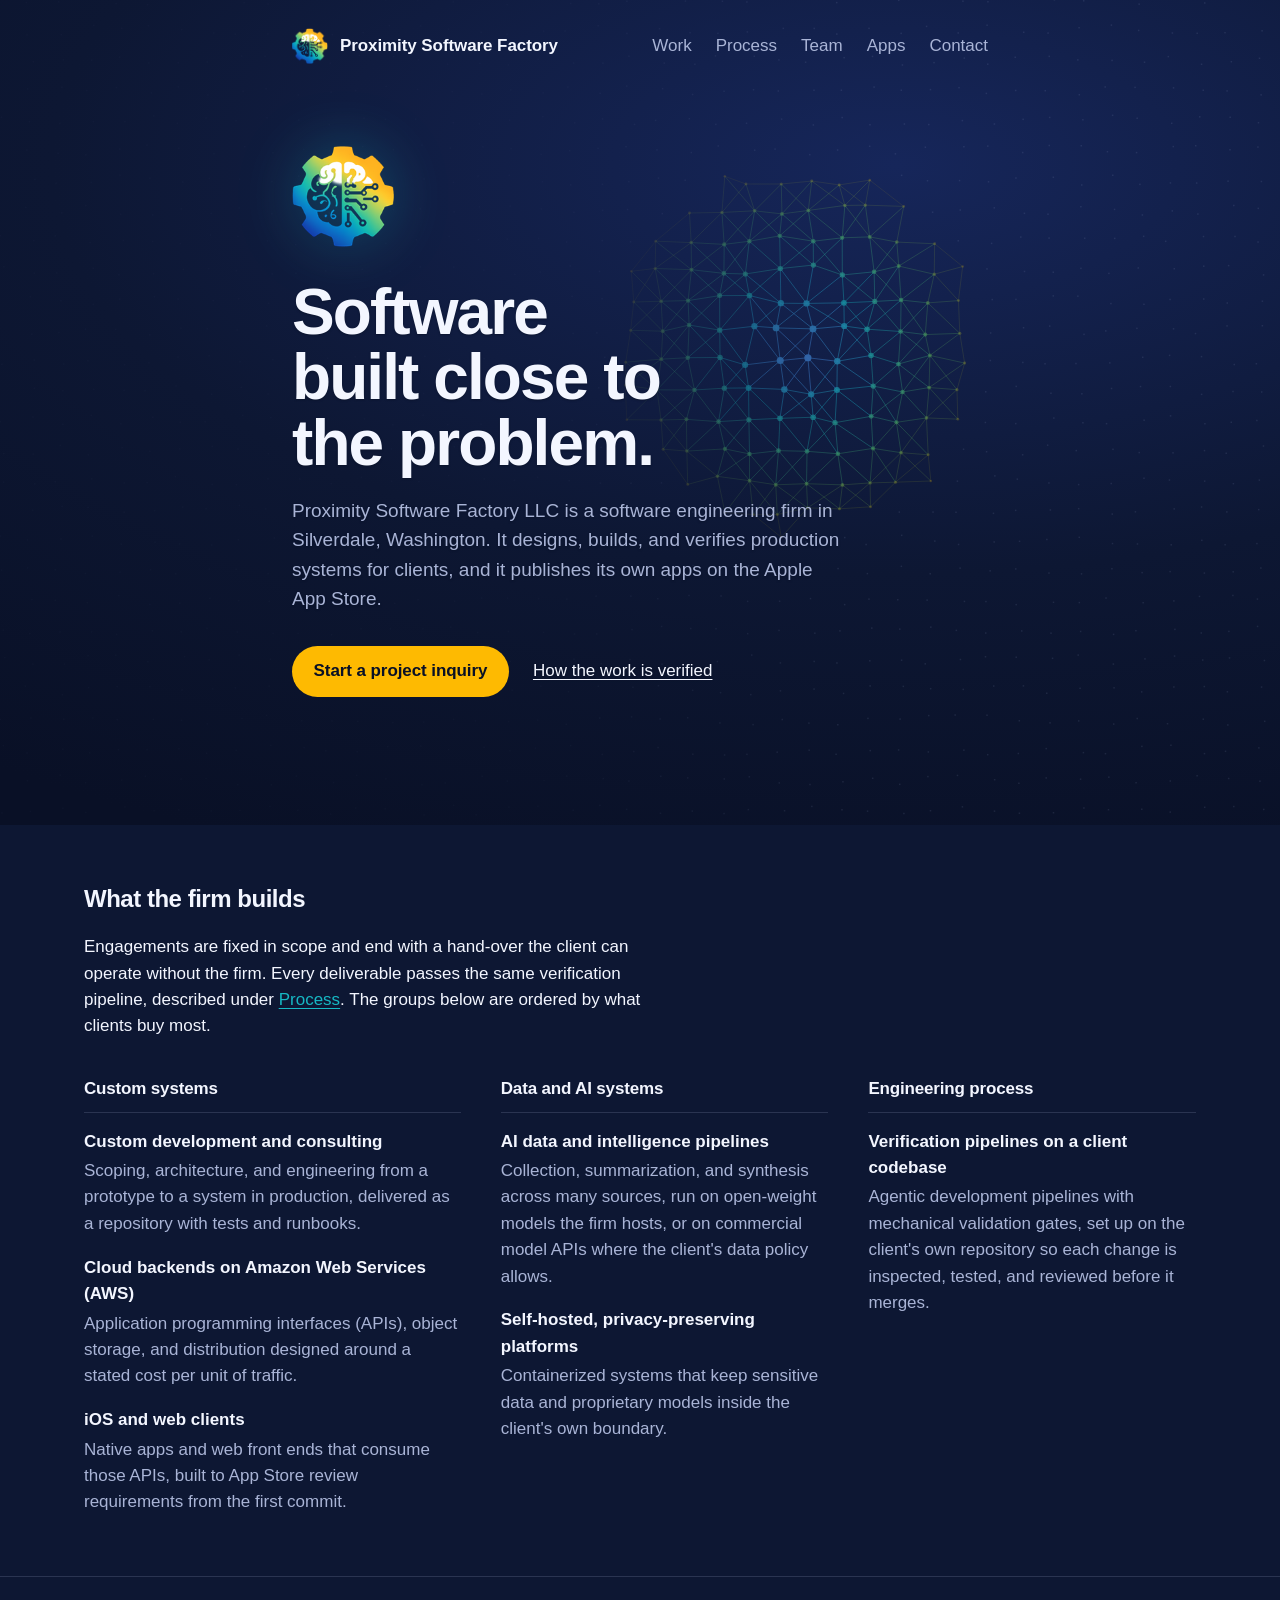
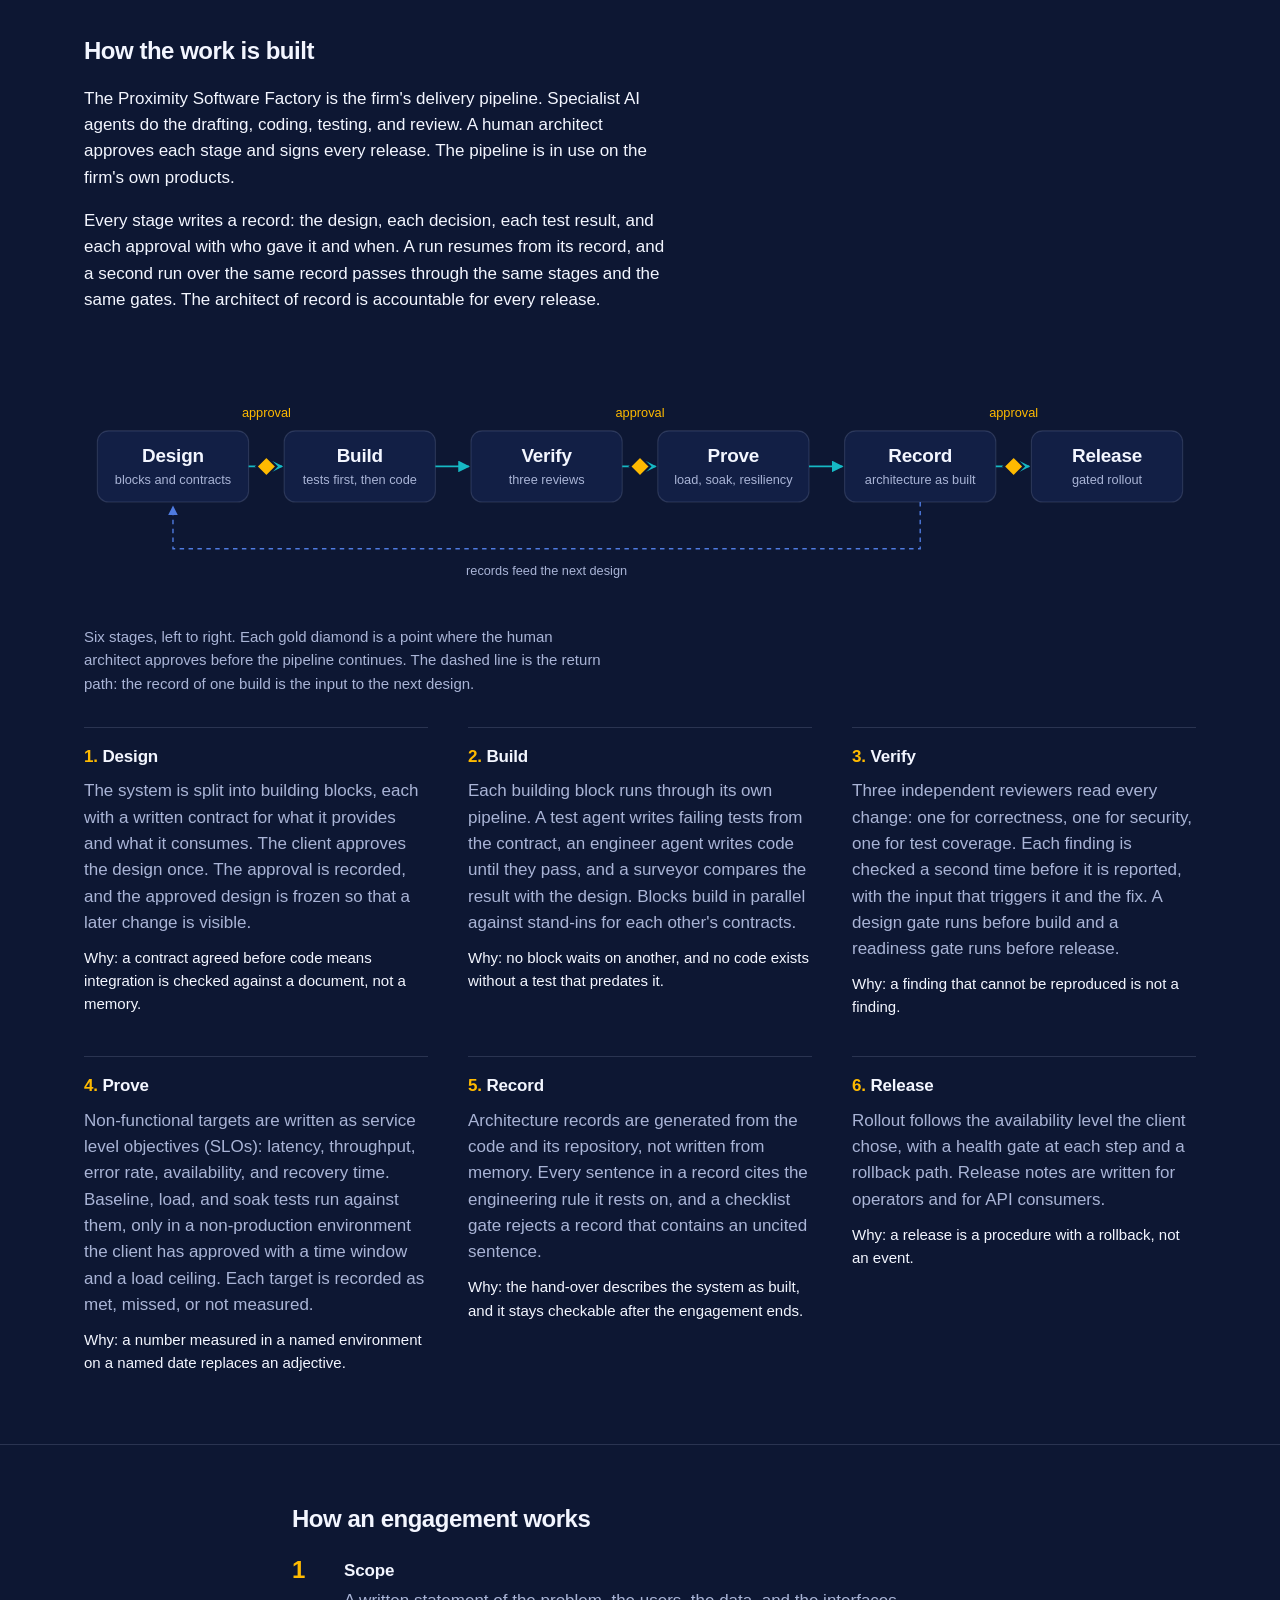
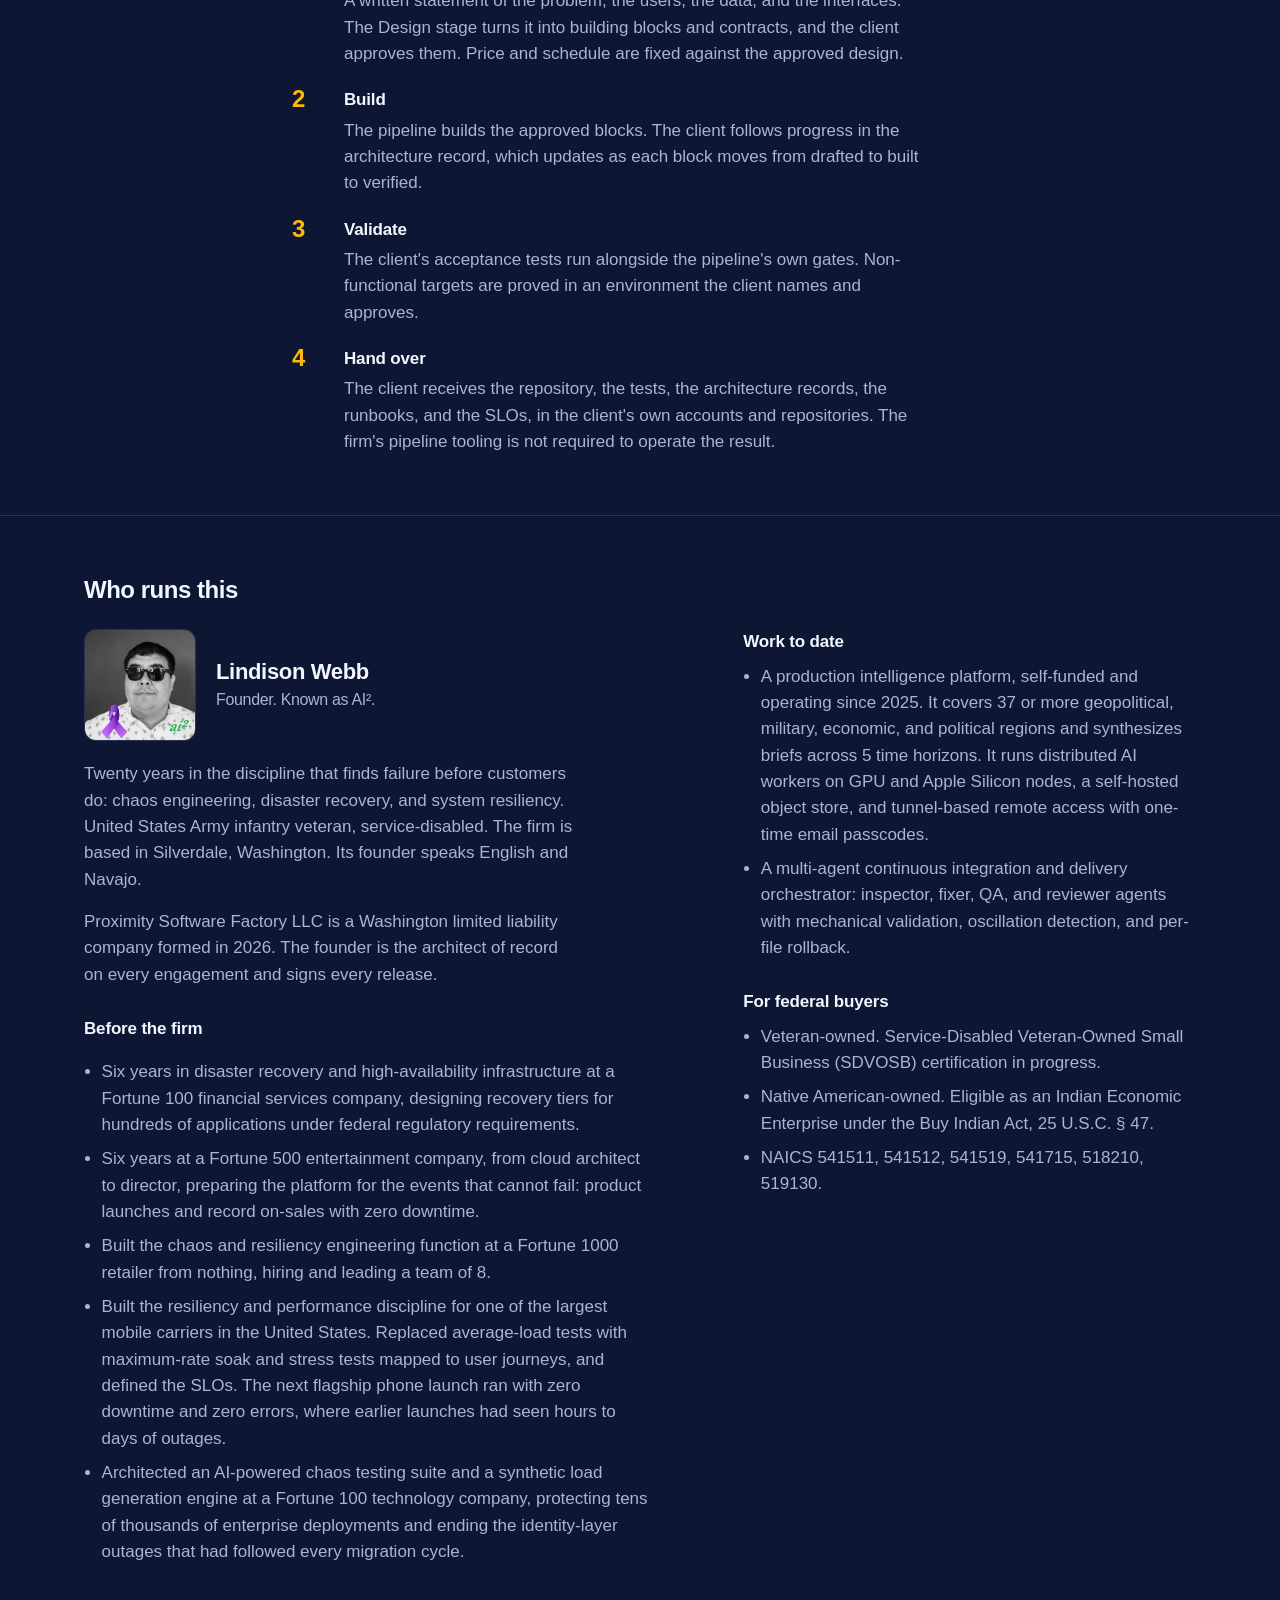
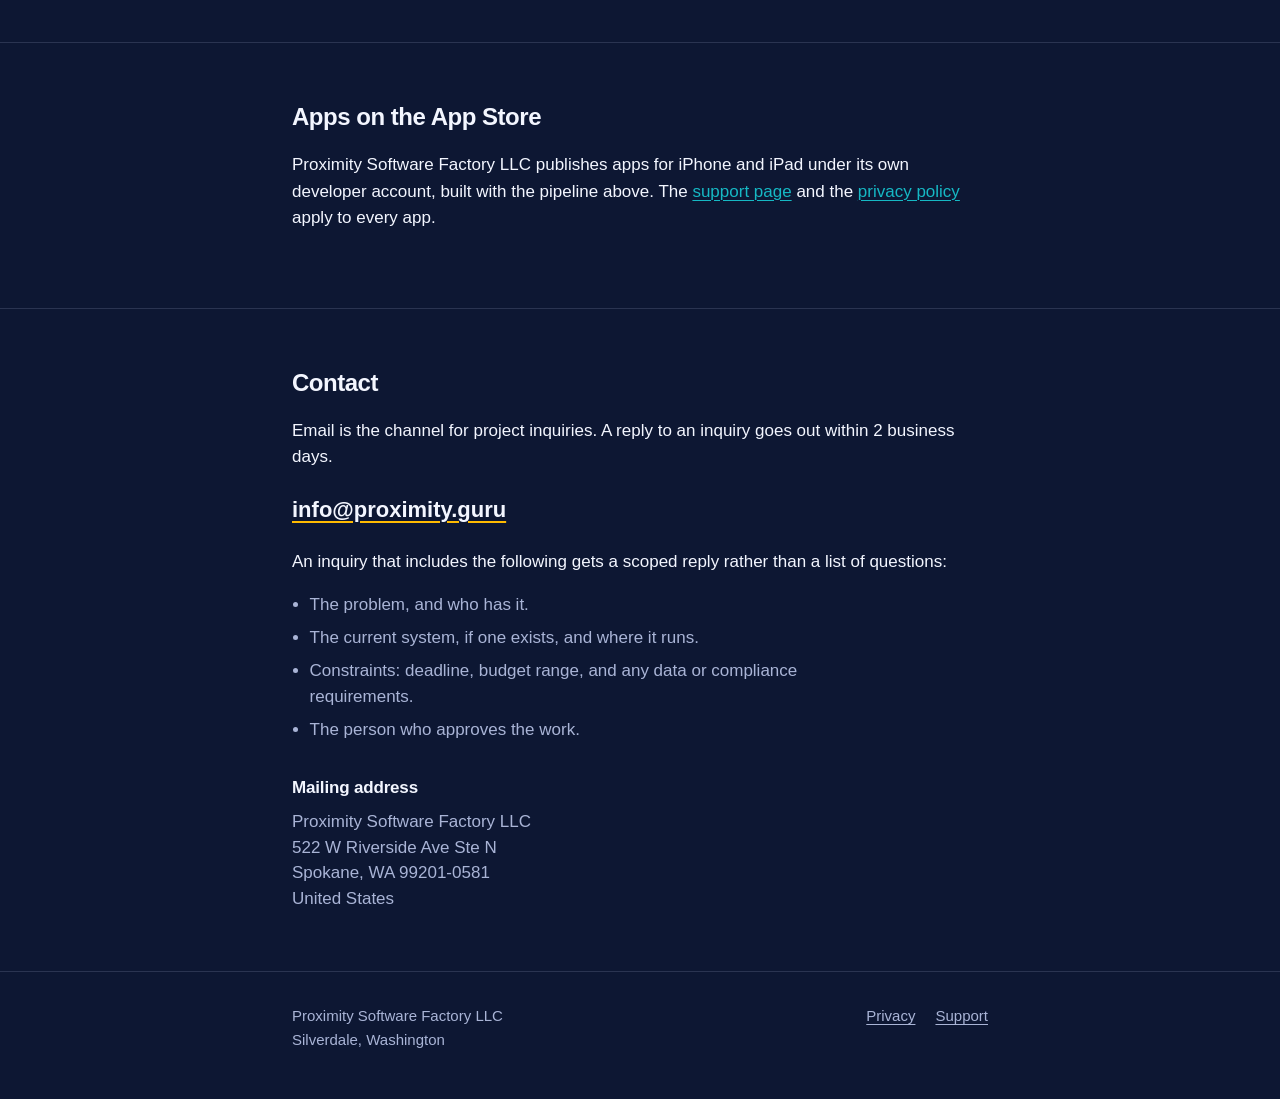
<file: index.html>
<!doctype html>
<html lang="en">
<head>
  <meta charset="utf-8">
  <meta name="viewport" content="width=device-width, initial-scale=1">
  <title>Proximity Software Factory LLC</title>
  <meta name="description" content="Proximity Software Factory LLC is a software engineering firm in Silverdale, Washington. It designs, builds, and verifies production systems for clients and publishes apps on the Apple App Store.">
  <meta name="theme-color" content="#0d1733">
  <link rel="icon" type="image/png" href="/assets/proximity-mark.png">
  <link rel="apple-touch-icon" href="/assets/proximity-mark.png">
  <link rel="canonical" href="https://proximity.guru/">
  <meta property="og:type" content="website">
  <meta property="og:site_name" content="Proximity Software Factory LLC">
  <meta property="og:title" content="Proximity Software Factory LLC">
  <meta property="og:description" content="A software engineering firm in Silverdale, Washington. Production systems for clients, verified by a recorded delivery pipeline, and apps on the Apple App Store.">
  <meta property="og:image" content="https://proximity.guru/assets/proximity-lockup.jpg">
  <meta property="og:url" content="https://proximity.guru/">
  <meta name="twitter:card" content="summary_large_image">
  <link rel="stylesheet" href="/styles.css">
  <script type="application/ld+json">
  {
    "@context": "https://schema.org",
    "@type": "Organization",
    "name": "Proximity Software Factory",
    "legalName": "Proximity Software Factory LLC",
    "url": "https://proximity.guru/",
    "logo": "https://proximity.guru/assets/proximity-mark.png",
    "image": "https://proximity.guru/assets/proximity-lockup.jpg",
    "email": "info@proximity.guru",
    "foundingDate": "2026",
    "location": {
      "@type": "Place",
      "address": { "@type": "PostalAddress", "addressLocality": "Silverdale", "addressRegion": "WA", "addressCountry": "US" }
    },
    "address": {
      "@type": "PostalAddress",
      "streetAddress": "522 W Riverside Ave Ste N",
      "addressLocality": "Spokane",
      "addressRegion": "WA",
      "postalCode": "99201-0581",
      "addressCountry": "US"
    },
    "founder": {
      "@type": "Person",
      "name": "Lindison Webb",
      "alternateName": "AI²",
      "jobTitle": "Founder",
      "image": "https://proximity.guru/assets/lindison-webb.jpg"
    },
    "contactPoint": [
      { "@type": "ContactPoint", "contactType": "sales", "email": "info@proximity.guru" },
      { "@type": "ContactPoint", "contactType": "customer support", "email": "support@proximity.guru" }
    ],
    "knowsAbout": ["Custom software development", "Cloud architecture", "AI data pipelines", "iOS development", "Software verification"]
  }
  </script>
</head>
<body>
  <div class="hero">
    <canvas id="field" aria-hidden="true"></canvas>
    <div class="page">
      <header class="site-header">
        <a class="brand" href="/" aria-label="Proximity Software Factory home">
          <img src="/assets/proximity-mark.png" alt="" width="36" height="36">
          <span>Proximity Software Factory</span>
        </a>
        <nav aria-label="Primary">
          <a href="/#work">Work</a>
          <a href="/#build">Process</a>
          <a href="/#team">Team</a>
          <a href="/#apps">Apps</a>
          <a href="/#contact">Contact</a>
        </nav>
      </header>
      <div class="hero-inner">
        <img class="mark" src="/assets/proximity-mark.png" alt="Proximity logo: a gear enclosing a brain, half organic and half circuitry">
        <h1>Software built close to the problem.</h1>
        <p>Proximity Software Factory LLC is a software engineering firm in Silverdale, Washington. It designs, builds, and verifies production systems for clients, and it publishes its own apps on the Apple App Store.</p>
        <div class="cta-row">
          <a class="button" href="mailto:info@proximity.guru?subject=Project%20inquiry">Start a project inquiry</a>
          <a href="/#build">How the work is verified</a>
        </div>
      </div>
    </div>
  </div>

  <main>
    <section id="work" aria-labelledby="work-heading">
      <div class="page page-wide">
        <h2 id="work-heading">What the firm builds</h2>
        <p class="measure">Engagements are fixed in scope and end with a hand-over the client can operate without the firm. Every deliverable passes the same verification pipeline, described under <a href="/#build">Process</a>. The groups below are ordered by what clients buy most.</p>
        <div class="groups">
          <div class="group">
            <h3>Custom systems</h3>
            <dl>
              <div><dt>Custom development and consulting</dt><dd>Scoping, architecture, and engineering from a prototype to a system in production, delivered as a repository with tests and runbooks.</dd></div>
              <div><dt>Cloud backends on Amazon Web Services (AWS)</dt><dd>Application programming interfaces (APIs), object storage, and distribution designed around a stated cost per unit of traffic.</dd></div>
              <div><dt>iOS and web clients</dt><dd>Native apps and web front ends that consume those APIs, built to App Store review requirements from the first commit.</dd></div>
            </dl>
          </div>
          <div class="group">
            <h3>Data and AI systems</h3>
            <dl>
              <div><dt>AI data and intelligence pipelines</dt><dd>Collection, summarization, and synthesis across many sources, run on open-weight models the firm hosts, or on commercial model APIs where the client's data policy allows.</dd></div>
              <div><dt>Self-hosted, privacy-preserving platforms</dt><dd>Containerized systems that keep sensitive data and proprietary models inside the client's own boundary.</dd></div>
            </dl>
          </div>
          <div class="group">
            <h3>Engineering process</h3>
            <dl>
              <div><dt>Verification pipelines on a client codebase</dt><dd>Agentic development pipelines with mechanical validation gates, set up on the client's own repository so each change is inspected, tested, and reviewed before it merges.</dd></div>
            </dl>
          </div>
        </div>
      </div>
    </section>

    <section id="build" aria-labelledby="build-heading">
      <div class="page page-wide">
        <h2 id="build-heading">How the work is built</h2>
        <p class="measure">The Proximity Software Factory is the firm's delivery pipeline. Specialist AI agents do the drafting, coding, testing, and review. A human architect approves each stage and signs every release. The pipeline is in use on the firm's own products.</p>
        <p class="measure">Every stage writes a record: the design, each decision, each test result, and each approval with who gave it and when. A run resumes from its record, and a second run over the same record passes through the same stages and the same gates. The architect of record is accountable for every release.</p>

        <figure class="diagram">
          <div class="scroll">
          <svg viewBox="0 0 1000 230" role="img" aria-labelledby="diagram-title diagram-desc" focusable="false">
            <title id="diagram-title">The six stages of the Proximity Software Factory</title>
            <desc id="diagram-desc">Design, Build, Verify, Prove, Record, and Release, in order, connected by arrows. Architect approval gates sit on the arrows before Build, before Prove, and before Release. A return arrow runs from Record back to Design: records feed the next design.</desc>
            <defs>
              <marker id="arrow" viewBox="0 0 10 10" refX="9" refY="5" markerWidth="7" markerHeight="7" orient="auto-start-reverse">
                <path d="M 0 0 L 10 5 L 0 10 z" class="d-arrow"></path>
              </marker>
              <marker id="arrow-loop" viewBox="0 0 10 10" refX="9" refY="5" markerWidth="7" markerHeight="7" orient="auto-start-reverse">
                <path d="M 0 0 L 10 5 L 0 10 z" class="d-arrow-loop"></path>
              </marker>
            </defs>
            <!-- stage boxes: x = 12 + i * 168, width 136, gap 32 -->
            <g class="d-stage"><rect x="12" y="70" width="136" height="64" rx="10"></rect><text x="80" y="98">Design</text><text x="80" y="118" class="d-sub">blocks and contracts</text></g>
            <g class="d-stage"><rect x="180" y="70" width="136" height="64" rx="10"></rect><text x="248" y="98">Build</text><text x="248" y="118" class="d-sub">tests first, then code</text></g>
            <g class="d-stage"><rect x="348" y="70" width="136" height="64" rx="10"></rect><text x="416" y="98">Verify</text><text x="416" y="118" class="d-sub">three reviews</text></g>
            <g class="d-stage"><rect x="516" y="70" width="136" height="64" rx="10"></rect><text x="584" y="98">Prove</text><text x="584" y="118" class="d-sub">load, soak, resiliency</text></g>
            <g class="d-stage"><rect x="684" y="70" width="136" height="64" rx="10"></rect><text x="752" y="98">Record</text><text x="752" y="118" class="d-sub">architecture as built</text></g>
            <g class="d-stage"><rect x="852" y="70" width="136" height="64" rx="10"></rect><text x="920" y="98">Release</text><text x="920" y="118" class="d-sub">gated rollout</text></g>
            <!-- forward flow: plain arrows in gaps 2 and 4 -->
            <g class="d-flow">
              <line x1="316" y1="102" x2="346" y2="102" marker-end="url(#arrow)"></line>
              <line x1="652" y1="102" x2="682" y2="102" marker-end="url(#arrow)"></line>
            </g>
            <!-- gated flow: a gold diamond on the arrow in gaps 1, 3 and 5, each with its label -->
            <g class="d-gate">
              <line x1="148" y1="102" x2="178" y2="102" marker-end="url(#arrow)"></line>
              <path d="M 164 93 l 9 9 l -9 9 l -9 -9 z"></path>
              <text x="164" y="58">approval</text>
              <line x1="484" y1="102" x2="514" y2="102" marker-end="url(#arrow)"></line>
              <path d="M 500 93 l 9 9 l -9 9 l -9 -9 z"></path>
              <text x="500" y="58">approval</text>
              <line x1="820" y1="102" x2="850" y2="102" marker-end="url(#arrow)"></line>
              <path d="M 836 93 l 9 9 l -9 9 l -9 -9 z"></path>
              <text x="836" y="58">approval</text>
            </g>
            <!-- return path: Record feeds the next Design -->
            <path class="d-loop" d="M 752 134 L 752 176 L 80 176 L 80 138" marker-end="url(#arrow-loop)"></path>
            <text x="416" y="200" class="d-note">records feed the next design</text>
          </svg>
          </div>
          <figcaption>Six stages, left to right. Each gold diamond is a point where the human architect approves before the pipeline continues. The dashed line is the return path: the record of one build is the input to the next design.</figcaption>
        </figure>

        <ol class="stages">
          <li>
            <h3>Design</h3>
            <p>The system is split into building blocks, each with a written contract for what it provides and what it consumes. The client approves the design once. The approval is recorded, and the approved design is frozen so that a later change is visible.</p>
            <p class="why">Why: a contract agreed before code means integration is checked against a document, not a memory.</p>
          </li>
          <li>
            <h3>Build</h3>
            <p>Each building block runs through its own pipeline. A test agent writes failing tests from the contract, an engineer agent writes code until they pass, and a surveyor compares the result with the design. Blocks build in parallel against stand-ins for each other's contracts.</p>
            <p class="why">Why: no block waits on another, and no code exists without a test that predates it.</p>
          </li>
          <li>
            <h3>Verify</h3>
            <p>Three independent reviewers read every change: one for correctness, one for security, one for test coverage. Each finding is checked a second time before it is reported, with the input that triggers it and the fix. A design gate runs before build and a readiness gate runs before release.</p>
            <p class="why">Why: a finding that cannot be reproduced is not a finding.</p>
          </li>
          <li>
            <h3>Prove</h3>
            <p>Non-functional targets are written as service level objectives (SLOs): latency, throughput, error rate, availability, and recovery time. Baseline, load, and soak tests run against them, only in a non-production environment the client has approved with a time window and a load ceiling. Each target is recorded as met, missed, or not measured.</p>
            <p class="why">Why: a number measured in a named environment on a named date replaces an adjective.</p>
          </li>
          <li>
            <h3>Record</h3>
            <p>Architecture records are generated from the code and its repository, not written from memory. Every sentence in a record cites the engineering rule it rests on, and a checklist gate rejects a record that contains an uncited sentence.</p>
            <p class="why">Why: the hand-over describes the system as built, and it stays checkable after the engagement ends.</p>
          </li>
          <li>
            <h3>Release</h3>
            <p>Rollout follows the availability level the client chose, with a health gate at each step and a rollback path. Release notes are written for operators and for API consumers.</p>
            <p class="why">Why: a release is a procedure with a rollback, not an event.</p>
          </li>
        </ol>
      </div>
    </section>

    <section id="engagement" aria-labelledby="engagement-heading">
      <div class="page">
        <h2 id="engagement-heading">How an engagement works</h2>
        <ol class="steps">
          <li>
            <h3>Scope</h3>
            <p>A written statement of the problem, the users, the data, and the interfaces. The Design stage turns it into building blocks and contracts, and the client approves them. Price and schedule are fixed against the approved design.</p>
          </li>
          <li>
            <h3>Build</h3>
            <p>The pipeline builds the approved blocks. The client follows progress in the architecture record, which updates as each block moves from drafted to built to verified.</p>
          </li>
          <li>
            <h3>Validate</h3>
            <p>The client's acceptance tests run alongside the pipeline's own gates. Non-functional targets are proved in an environment the client names and approves.</p>
          </li>
          <li>
            <h3>Hand over</h3>
            <p>The client receives the repository, the tests, the architecture records, the runbooks, and the SLOs, in the client's own accounts and repositories. The firm's pipeline tooling is not required to operate the result.</p>
          </li>
        </ol>
      </div>
    </section>

    <section id="team" aria-labelledby="team-heading">
      <div class="page page-wide">
        <h2 id="team-heading">Who runs this</h2>
        <div class="team">
          <div class="bio">
            <div class="person">
              <img src="/assets/lindison-webb.jpg" alt="Lindison Webb" width="112" height="112" loading="lazy">
              <p class="name">Lindison Webb<br><span>Founder. Known as AI².</span></p>
            </div>
            <p>Twenty years in the discipline that finds failure before customers do: chaos engineering, disaster recovery, and system resiliency. United States Army infantry veteran, service-disabled. The firm is based in Silverdale, Washington. Its founder speaks English and Navajo.</p>
            <p>Proximity Software Factory LLC is a Washington limited liability company formed in 2026. The founder is the architect of record on every engagement and signs every release.</p>
            <h3>Before the firm</h3>
            <ul class="career">
              <li>Six years in disaster recovery and high-availability infrastructure at a Fortune 100 financial services company, designing recovery tiers for hundreds of applications under federal regulatory requirements.</li>
              <li>Six years at a Fortune 500 entertainment company, from cloud architect to director, preparing the platform for the events that cannot fail: product launches and record on-sales with zero downtime.</li>
              <li>Built the chaos and resiliency engineering function at a Fortune 1000 retailer from nothing, hiring and leading a team of 8.</li>
              <li>Built the resiliency and performance discipline for one of the largest mobile carriers in the United States. Replaced average-load tests with maximum-rate soak and stress tests mapped to user journeys, and defined the SLOs. The next flagship phone launch ran with zero downtime and zero errors, where earlier launches had seen hours to days of outages.</li>
              <li>Architected an AI-powered chaos testing suite and a synthetic load generation engine at a Fortune 100 technology company, protecting tens of thousands of enterprise deployments and ending the identity-layer outages that had followed every migration cycle.</li>
            </ul>
          </div>
          <div class="facts">
            <h3>Work to date</h3>
            <ul>
              <li>A production intelligence platform, self-funded and operating since 2025. It covers 37 or more geopolitical, military, economic, and political regions and synthesizes briefs across 5 time horizons. It runs distributed AI workers on GPU and Apple Silicon nodes, a self-hosted object store, and tunnel-based remote access with one-time email passcodes.</li>
              <li>A multi-agent continuous integration and delivery orchestrator: inspector, fixer, QA, and reviewer agents with mechanical validation, oscillation detection, and per-file rollback.</li>
            </ul>
            <h3>For federal buyers</h3>
            <ul>
              <li>Veteran-owned. Service-Disabled Veteran-Owned Small Business (SDVOSB) certification in progress.</li>
              <li>Native American-owned. Eligible as an Indian Economic Enterprise under the Buy Indian Act, 25 U.S.C. § 47.</li>
              <li>NAICS 541511, 541512, 541519, 541715, 518210, 519130.</li>
            </ul>
          </div>
        </div>
      </div>
    </section>

    <section id="apps" aria-labelledby="apps-heading">
      <div class="page">
        <h2 id="apps-heading">Apps on the App Store</h2>
        <p>Proximity Software Factory LLC publishes apps for iPhone and iPad under its own developer account, built with the pipeline above. The <a href="/support.html">support page</a> and the <a href="/privacy.html">privacy policy</a> apply to every app.</p>
      </div>
    </section>

    <section id="contact" aria-labelledby="contact-heading">
      <div class="page">
        <h2 id="contact-heading">Contact</h2>
        <p>Email is the channel for project inquiries. A reply to an inquiry goes out within 2 business days.</p>
        <p class="contact-email"><a href="mailto:info@proximity.guru?subject=Project%20inquiry">info@proximity.guru</a></p>
        <p>An inquiry that includes the following gets a scoped reply rather than a list of questions:</p>
        <ul class="inquiry">
          <li>The problem, and who has it.</li>
          <li>The current system, if one exists, and where it runs.</li>
          <li>Constraints: deadline, budget range, and any data or compliance requirements.</li>
          <li>The person who approves the work.</li>
        </ul>
        <h3 class="mail-heading">Mailing address</h3>
        <p class="postal">Proximity Software Factory LLC<br>522 W Riverside Ave Ste N<br>Spokane, WA 99201-0581<br>United States</p>
      </div>
    </section>
  </main>

  <footer class="site-footer">
    <div class="page">
      <p>Proximity Software Factory LLC<br>Silverdale, Washington</p>
      <nav aria-label="Footer">
        <a href="/privacy.html">Privacy</a>
        <a href="/support.html">Support</a>
      </nav>
    </div>
  </footer>

  <script>
  // The proximity field: a lattice of dormant points. Points near the
  // pointer wake up and connect to their neighbors, colored by how close
  // they are, using the gradient from the logo (blue, teal, green, gold).
  // No libraries, no network, nothing leaves the page.
  (function () {
    var canvas = document.getElementById('field');
    if (!canvas || !canvas.getContext) return;
    var ctx = canvas.getContext('2d');
    var hero = canvas.parentNode;
    var reduceMotion = window.matchMedia('(prefers-reduced-motion: reduce)').matches;
    var hasHover = window.matchMedia('(hover: hover)').matches;

    var SPACING = 30, RADIUS = 190, LINK = 46;
    var stops = [[79,123,224],[22,184,196],[95,208,104],[254,186,1]];
    var pts = [], w = 0, h = 0, dpr = 1;
    var pointer = { x: -9999, y: -9999, active: false };
    var drift = { t: Math.random() * 100 };
    var raf = 0, lastFrame = 0;

    function colorAt(t) {
      var seg = Math.min(2.999, Math.max(0, t * 3)), i = Math.floor(seg), f = seg - i;
      var a = stops[i], b = stops[i + 1];
      return [a[0] + (b[0]-a[0])*f, a[1] + (b[1]-a[1])*f, a[2] + (b[2]-a[2])*f];
    }

    function build() {
      var rect = hero.getBoundingClientRect();
      w = rect.width; h = rect.height;
      dpr = Math.min(window.devicePixelRatio || 1, 2);
      canvas.width = Math.round(w * dpr); canvas.height = Math.round(h * dpr);
      ctx.setTransform(dpr, 0, 0, dpr, 0, 0);
      pts = [];
      var cols = Math.ceil(w / SPACING) + 1, rows = Math.ceil(h / SPACING) + 1;
      for (var r = 0; r < rows; r++) {
        for (var c = 0; c < cols; c++) {
          pts.push({ x: c * SPACING + (Math.random() - 0.5) * 10, y: r * SPACING + (Math.random() - 0.5) * 10 });
        }
      }
      drawFrame(performance.now());
    }

    function focusPoint() {
      if (pointer.active) return pointer;
      drift.t += 0.0032;
      return { x: w * 0.70 + Math.sin(drift.t * 0.9) * w * 0.22, y: h * 0.50 + Math.cos(drift.t * 0.7) * h * 0.32 };
    }

    function drawFrame() {
      ctx.clearRect(0, 0, w, h);
      var f = focusPoint();
      var near = [];
      ctx.fillStyle = 'rgba(169,180,214,0.16)';
      for (var i = 0; i < pts.length; i++) {
        var p = pts[i];
        var dx = p.x - f.x, dy = p.y - f.y, d2 = dx*dx + dy*dy;
        if (d2 < RADIUS * RADIUS) { p.d = Math.sqrt(d2); near.push(p); }
        else { ctx.fillRect(p.x - 0.75, p.y - 0.75, 1.5, 1.5); }
      }
      ctx.lineWidth = 1;
      for (var a = 0; a < near.length; a++) {
        var pa = near[a];
        for (var b = a + 1; b < near.length; b++) {
          var pb = near[b];
          var ex = pa.x - pb.x, ey = pa.y - pb.y;
          if (ex*ex + ey*ey > LINK * LINK) continue;
          var t = 1 - Math.min(pa.d, pb.d) / RADIUS;
          var c = colorAt(1 - t);
          ctx.strokeStyle = 'rgba(' + (c[0]|0) + ',' + (c[1]|0) + ',' + (c[2]|0) + ',' + (0.08 + t * 0.6).toFixed(3) + ')';
          ctx.beginPath(); ctx.moveTo(pa.x, pa.y); ctx.lineTo(pb.x, pb.y); ctx.stroke();
        }
      }
      for (var k = 0; k < near.length; k++) {
        var q = near[k], tt = 1 - q.d / RADIUS, cc = colorAt(1 - tt);
        ctx.fillStyle = 'rgba(' + (cc[0]|0) + ',' + (cc[1]|0) + ',' + (cc[2]|0) + ',' + (0.25 + tt * 0.75).toFixed(3) + ')';
        ctx.beginPath(); ctx.arc(q.x, q.y, 1.2 + tt * 2.6, 0, Math.PI * 2); ctx.fill();
      }
    }

    function loop(now) {
      if (now - lastFrame > 1000 / 60) { drawFrame(); lastFrame = now; }
      raf = requestAnimationFrame(loop);
    }

    function setPointer(x, y) {
      var rect = hero.getBoundingClientRect();
      pointer.x = x - rect.left; pointer.y = y - rect.top;
      pointer.active = pointer.y >= 0 && pointer.y <= h;
      if (reduceMotion) drawFrame();
    }
    if (hasHover) {
      window.addEventListener('mousemove', function (e) { setPointer(e.clientX, e.clientY); }, { passive: true });
      window.addEventListener('mouseleave', function () { pointer.active = false; });
    }
    window.addEventListener('touchmove', function (e) { var t = e.touches[0]; if (t) setPointer(t.clientX, t.clientY); }, { passive: true });
    window.addEventListener('touchend', function () { pointer.active = false; });

    var resizeTimer;
    window.addEventListener('resize', function () { clearTimeout(resizeTimer); resizeTimer = setTimeout(build, 120); });
    document.addEventListener('visibilitychange', function () {
      if (document.hidden) { cancelAnimationFrame(raf); raf = 0; }
      else if (!reduceMotion && !raf) raf = requestAnimationFrame(loop);
    });

    build();
    if (reduceMotion) {
      pointer = { x: w * 0.62, y: h * 0.45, active: true };
      drawFrame();
    } else {
      raf = requestAnimationFrame(loop);
    }
  })();
  </script>
</body>
</html>
</file>
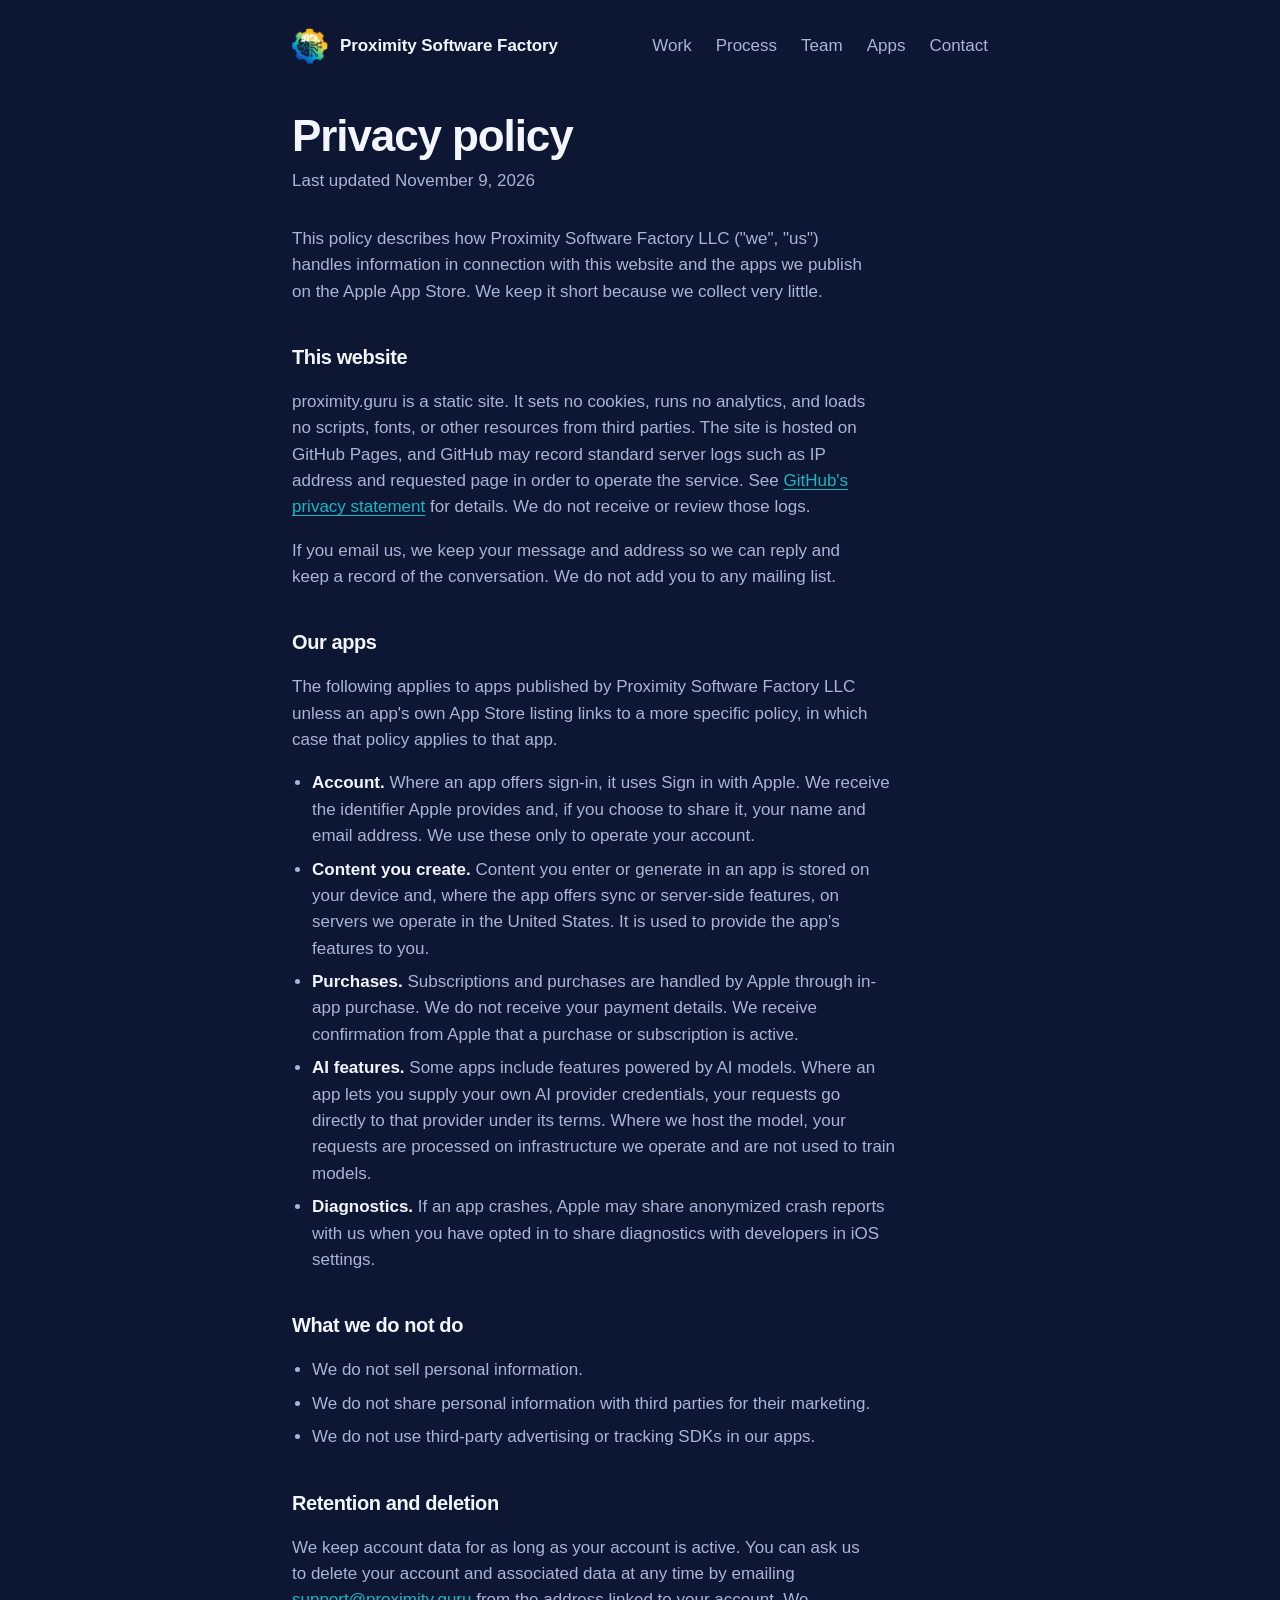
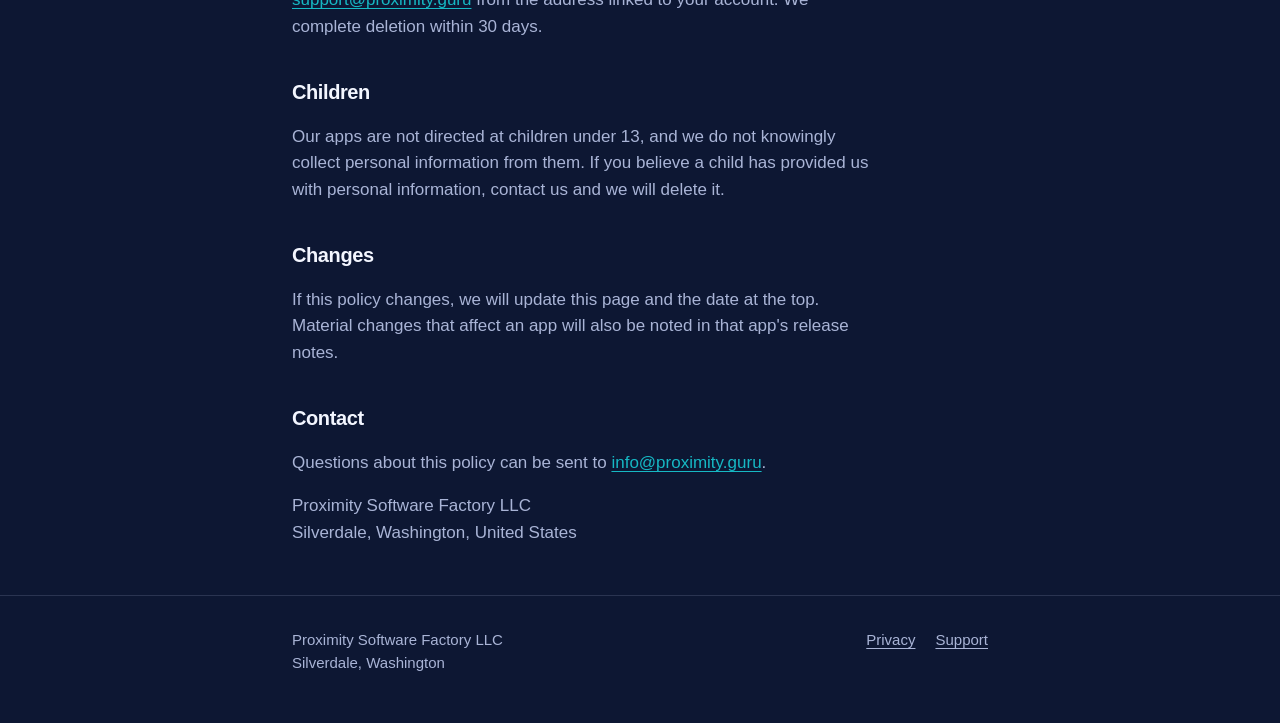
<file: privacy.html>
<!doctype html>
<html lang="en">
<head>
  <meta charset="utf-8">
  <meta name="viewport" content="width=device-width, initial-scale=1">
  <title>Privacy Policy — Proximity Software Factory LLC</title>
  <meta name="description" content="Privacy policy for the Proximity Software Factory LLC website and apps.">
  <meta name="theme-color" content="#0d1733">
  <link rel="canonical" href="https://proximity.guru/privacy.html">
  <meta property="og:type" content="website">
  <meta property="og:site_name" content="Proximity Software Factory LLC">
  <meta property="og:title" content="Privacy Policy — Proximity Software Factory LLC">
  <meta property="og:description" content="Privacy policy for the Proximity Software Factory LLC website and apps.">
  <meta property="og:image" content="https://proximity.guru/assets/proximity-lockup.jpg">
  <meta property="og:url" content="https://proximity.guru/privacy.html">
  <meta name="twitter:card" content="summary">
  <link rel="icon" type="image/png" href="/assets/proximity-mark.png">
  <link rel="stylesheet" href="/styles.css">
</head>
<body>
<div class="page">
  <header class="site-header">
    <a class="brand" href="/" aria-label="Proximity Software Factory home">
      <img src="/assets/proximity-mark.png" alt="" width="36" height="36">
      <span>Proximity Software Factory</span>
    </a>
    <nav aria-label="Primary">
      <a href="/#work">Work</a>
      <a href="/#build">Process</a>
      <a href="/#team">Team</a>
      <a href="/#apps">Apps</a>
      <a href="/#contact">Contact</a>
    </nav>
  </header>

  <main class="doc">
    <h1>Privacy policy</h1>
    <p class="updated">Last updated November 9, 2026</p>

    <p>This policy describes how Proximity Software Factory LLC ("we", "us") handles information in connection with this website and the apps we publish on the Apple App Store. We keep it short because we collect very little.</p>

    <h2>This website</h2>
    <p>proximity.guru is a static site. It sets no cookies, runs no analytics, and loads no scripts, fonts, or other resources from third parties. The site is hosted on GitHub Pages, and GitHub may record standard server logs such as IP address and requested page in order to operate the service. See <a href="https://docs.github.com/en/site-policy/privacy-policies/github-general-privacy-statement">GitHub's privacy statement</a> for details. We do not receive or review those logs.</p>
    <p>If you email us, we keep your message and address so we can reply and keep a record of the conversation. We do not add you to any mailing list.</p>

    <h2>Our apps</h2>
    <p>The following applies to apps published by Proximity Software Factory LLC unless an app's own App Store listing links to a more specific policy, in which case that policy applies to that app.</p>
    <ul>
      <li><strong>Account.</strong> Where an app offers sign-in, it uses Sign in with Apple. We receive the identifier Apple provides and, if you choose to share it, your name and email address. We use these only to operate your account.</li>
      <li><strong>Content you create.</strong> Content you enter or generate in an app is stored on your device and, where the app offers sync or server-side features, on servers we operate in the United States. It is used to provide the app's features to you.</li>
      <li><strong>Purchases.</strong> Subscriptions and purchases are handled by Apple through in-app purchase. We do not receive your payment details. We receive confirmation from Apple that a purchase or subscription is active.</li>
      <li><strong>AI features.</strong> Some apps include features powered by AI models. Where an app lets you supply your own AI provider credentials, your requests go directly to that provider under its terms. Where we host the model, your requests are processed on infrastructure we operate and are not used to train models.</li>
      <li><strong>Diagnostics.</strong> If an app crashes, Apple may share anonymized crash reports with us when you have opted in to share diagnostics with developers in iOS settings.</li>
    </ul>

    <h2>What we do not do</h2>
    <ul>
      <li>We do not sell personal information.</li>
      <li>We do not share personal information with third parties for their marketing.</li>
      <li>We do not use third-party advertising or tracking SDKs in our apps.</li>
    </ul>

    <h2>Retention and deletion</h2>
    <p>We keep account data for as long as your account is active. You can ask us to delete your account and associated data at any time by emailing <a href="mailto:support@proximity.guru">support@proximity.guru</a> from the address linked to your account. We complete deletion within 30 days.</p>

    <h2>Children</h2>
    <p>Our apps are not directed at children under 13, and we do not knowingly collect personal information from them. If you believe a child has provided us with personal information, contact us and we will delete it.</p>

    <h2>Changes</h2>
    <p>If this policy changes, we will update this page and the date at the top. Material changes that affect an app will also be noted in that app's release notes.</p>

    <h2>Contact</h2>
    <p>Questions about this policy can be sent to <a href="mailto:info@proximity.guru">info@proximity.guru</a>.</p>
    <p>Proximity Software Factory LLC<br>Silverdale, Washington, United States</p>
  </main>

</div>
  <footer class="site-footer">
    <div class="page">
      <p>Proximity Software Factory LLC<br>Silverdale, Washington</p>
      <nav aria-label="Footer">
        <a href="/privacy.html">Privacy</a>
        <a href="/support.html">Support</a>
      </nav>
    </div>
  </footer>
</body>
</html>
</file>
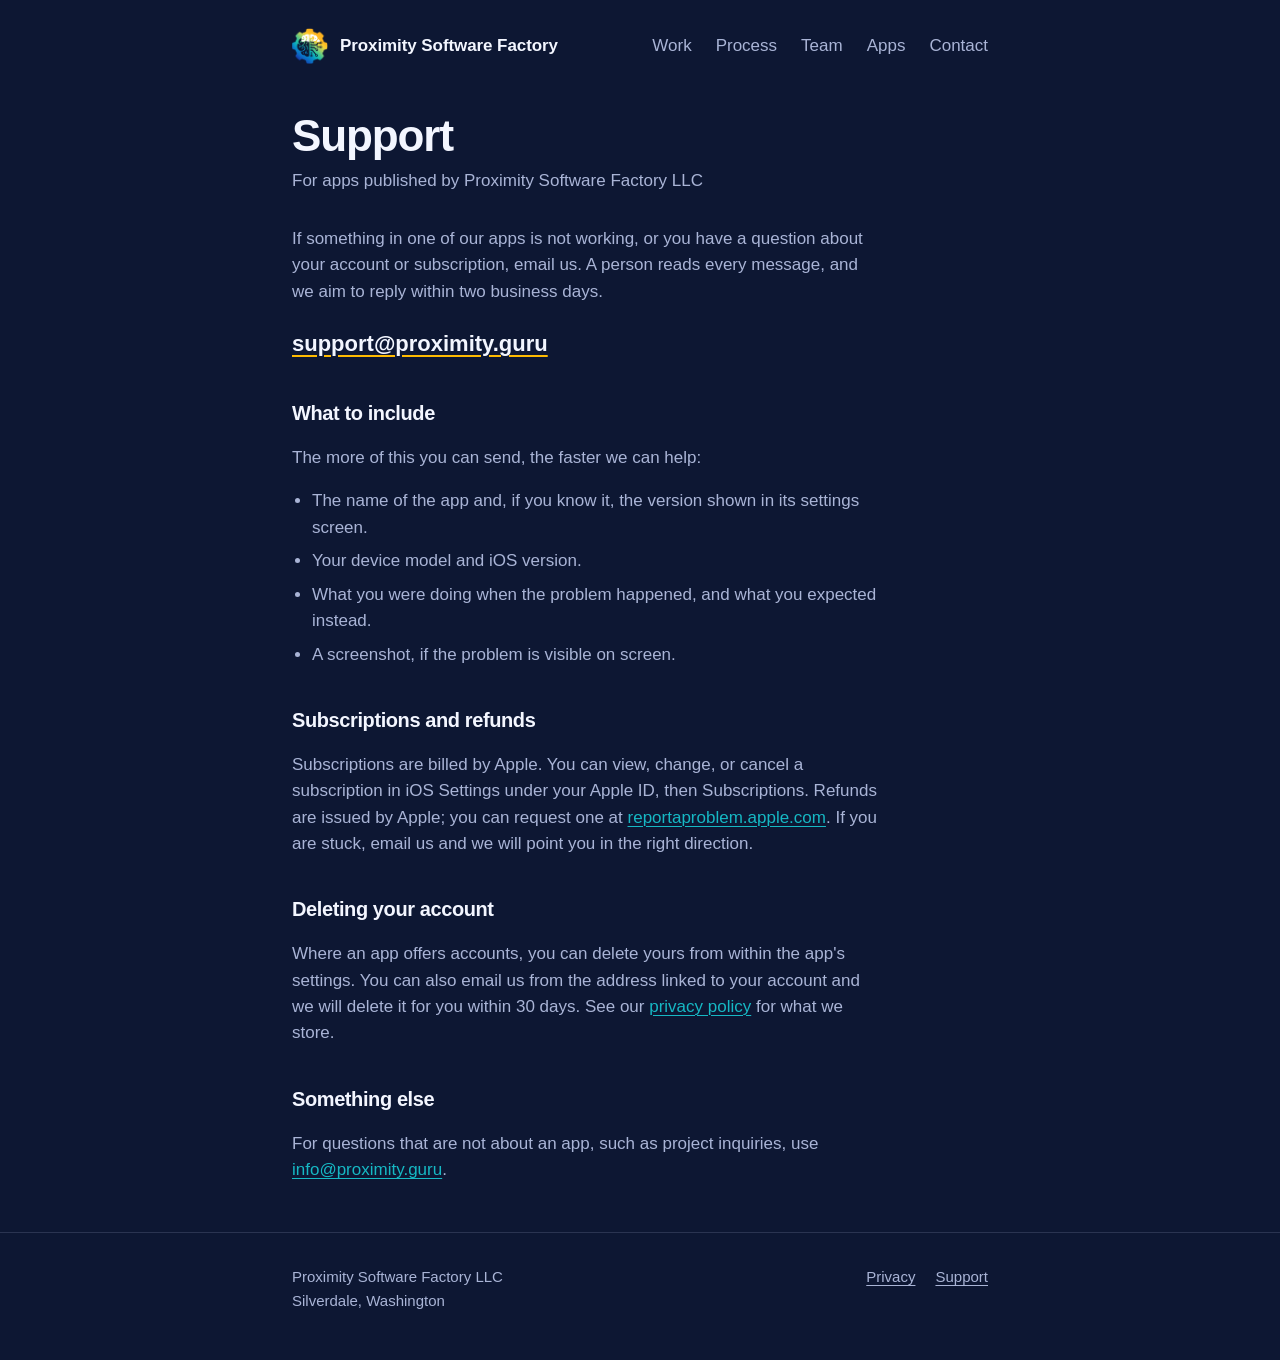
<file: support.html>
<!doctype html>
<html lang="en">
<head>
  <meta charset="utf-8">
  <meta name="viewport" content="width=device-width, initial-scale=1">
  <title>Support — Proximity Software Factory LLC</title>
  <meta name="description" content="Support for apps published by Proximity Software Factory LLC.">
  <meta name="theme-color" content="#0d1733">
  <link rel="canonical" href="https://proximity.guru/support.html">
  <meta property="og:type" content="website">
  <meta property="og:site_name" content="Proximity Software Factory LLC">
  <meta property="og:title" content="Support — Proximity Software Factory LLC">
  <meta property="og:description" content="Support for apps published by Proximity Software Factory LLC.">
  <meta property="og:image" content="https://proximity.guru/assets/proximity-lockup.jpg">
  <meta property="og:url" content="https://proximity.guru/support.html">
  <meta name="twitter:card" content="summary">
  <link rel="icon" type="image/png" href="/assets/proximity-mark.png">
  <link rel="stylesheet" href="/styles.css">
</head>
<body>
<div class="page">
  <header class="site-header">
    <a class="brand" href="/" aria-label="Proximity Software Factory home">
      <img src="/assets/proximity-mark.png" alt="" width="36" height="36">
      <span>Proximity Software Factory</span>
    </a>
    <nav aria-label="Primary">
      <a href="/#work">Work</a>
      <a href="/#build">Process</a>
      <a href="/#team">Team</a>
      <a href="/#apps">Apps</a>
      <a href="/#contact">Contact</a>
    </nav>
  </header>

  <main class="doc">
    <h1>Support</h1>
    <p class="updated">For apps published by Proximity Software Factory LLC</p>

    <p>If something in one of our apps is not working, or you have a question about your account or subscription, email us. A person reads every message, and we aim to reply within two business days.</p>
    <p class="contact-email"><a href="mailto:support@proximity.guru">support@proximity.guru</a></p>

    <h2>What to include</h2>
    <p>The more of this you can send, the faster we can help:</p>
    <ul>
      <li>The name of the app and, if you know it, the version shown in its settings screen.</li>
      <li>Your device model and iOS version.</li>
      <li>What you were doing when the problem happened, and what you expected instead.</li>
      <li>A screenshot, if the problem is visible on screen.</li>
    </ul>

    <h2>Subscriptions and refunds</h2>
    <p>Subscriptions are billed by Apple. You can view, change, or cancel a subscription in iOS Settings under your Apple ID, then Subscriptions. Refunds are issued by Apple; you can request one at <a href="https://reportaproblem.apple.com">reportaproblem.apple.com</a>. If you are stuck, email us and we will point you in the right direction.</p>

    <h2>Deleting your account</h2>
    <p>Where an app offers accounts, you can delete yours from within the app's settings. You can also email us from the address linked to your account and we will delete it for you within 30 days. See our <a href="/privacy.html">privacy policy</a> for what we store.</p>

    <h2>Something else</h2>
    <p>For questions that are not about an app, such as project inquiries, use <a href="mailto:info@proximity.guru">info@proximity.guru</a>.</p>
  </main>

</div>
  <footer class="site-footer">
    <div class="page">
      <p>Proximity Software Factory LLC<br>Silverdale, Washington</p>
      <nav aria-label="Footer">
        <a href="/privacy.html">Privacy</a>
        <a href="/support.html">Support</a>
      </nav>
    </div>
  </footer>
</body>
</html>
</file>
<file: styles.css>
/* Proximity Software Factory LLC — site styles
   Palette is drawn from the logo: wordmark navy for the ground,
   the gear's blue → teal → green → gold gradient reserved for the
   proximity field in the hero and a few small accents. */
:root {
  --bg: #0d1733;
  --bg-deep: #091026;
  --surface: #121f45;
  --line: rgba(169, 180, 214, 0.18);
  --ink: #f3f6ff;
  --muted: #a9b4d6;
  --blue: #4f7be0;
  --teal: #16b8c4;
  --green: #5fd068;
  --gold: #feba01;
  --measure: 62ch;
}

* { box-sizing: border-box; }
html { -webkit-text-size-adjust: 100%; scroll-behavior: smooth; }
@media (prefers-reduced-motion: reduce) { html { scroll-behavior: auto; } }

body {
  margin: 0;
  background: var(--bg);
  color: var(--ink);
  font-family: -apple-system, BlinkMacSystemFont, "SF Pro Text", "Segoe UI", Roboto, "Helvetica Neue", Arial, sans-serif;
  font-size: 1.0625rem;
  line-height: 1.55;
  font-feature-settings: "kern", "liga";
}
::selection { background: var(--gold); color: var(--bg-deep); }

a {
  color: var(--teal);
  text-decoration: underline;
  text-decoration-thickness: 1px;
  text-underline-offset: 0.18em;
}
a:hover { color: var(--green); text-decoration-thickness: 2px; }
a:focus-visible { outline: 3px solid var(--gold); outline-offset: 3px; border-radius: 2px; }

.page { max-width: 46rem; margin: 0 auto; padding: 0 1.25rem; }

/* Header */
.site-header {
  padding-top: 1.75rem;
  display: flex;
  align-items: center;
  justify-content: space-between;
  gap: 1rem;
  position: relative;
  z-index: 2;
}
.site-header .brand {
  display: inline-flex; align-items: center; gap: 0.75rem;
  color: var(--ink); text-decoration: none; font-weight: 600; letter-spacing: -0.005em;
}
.site-header .brand img { width: 2.25rem; height: 2.25rem; }
.site-header nav { display: flex; gap: 1.5rem; }
.site-header nav a { color: var(--muted); text-decoration: none; }
.site-header nav a:hover { color: var(--ink); }

/* Hero with the proximity field */
.hero {
  position: relative;
  overflow: hidden;
  background: radial-gradient(120% 90% at 70% 20%, #16265a 0%, var(--bg) 55%, var(--bg-deep) 100%);
}
.hero canvas {
  position: absolute; inset: 0; width: 100%; height: 100%;
  display: block; pointer-events: none;
  /* Keep the field quieter behind the text column so the headline stays legible. */
  opacity: 0.75;
  -webkit-mask-image: linear-gradient(90deg, rgba(0,0,0,0.22) 0%, rgba(0,0,0,0.22) 42%, #000 66%);
  mask-image: linear-gradient(90deg, rgba(0,0,0,0.22) 0%, rgba(0,0,0,0.22) 42%, #000 66%);
}
@media (max-width: 48rem) {
  .hero canvas {
    -webkit-mask-image: linear-gradient(180deg, rgba(0,0,0,0.32) 0%, rgba(0,0,0,0.32) 100%);
    mask-image: linear-gradient(180deg, rgba(0,0,0,0.32) 0%, rgba(0,0,0,0.32) 100%);
  }
}
.hero .page { position: relative; }
.hero-inner { padding: 5rem 0 5.5rem; max-width: 40rem; text-shadow: 0 1px 2px rgba(9,16,38,0.6); }
.hero img.mark { width: 6.5rem; height: 6.5rem; display: block; margin-bottom: 2rem; filter: drop-shadow(0 0 28px rgba(22, 184, 196, 0.35)); }
.hero h1 {
  margin: 0 0 1.25rem;
  font-size: clamp(2.375rem, 6.4vw, 4rem);
  line-height: 1.02;
  font-weight: 700;
  letter-spacing: -0.03em;
  max-width: 14ch;
  text-wrap: balance;
}
.hero p { margin: 0 0 2rem; max-width: 52ch; font-size: 1.1875rem; color: var(--muted); }
.hero-hint { font-size: 0.9375rem; color: var(--muted); opacity: 0.75; margin: 0; }
@media (hover: none) { .hero-hint { display: none; } }

.button {
  display: inline-block;
  padding: 0.8rem 1.35rem;
  border-radius: 999px;
  background: var(--gold);
  color: var(--bg-deep);
  font-weight: 600;
  text-decoration: none;
  letter-spacing: -0.005em;
  text-shadow: none;
}
.button:hover { background: #ffc92e; color: var(--bg-deep); }
.cta-row { display: flex; align-items: center; gap: 1.5rem; flex-wrap: wrap; margin-bottom: 2.5rem; }
.cta-row a:not(.button) { color: var(--ink); }

/* Sections */
section { padding: 3.75rem 0; border-top: 1px solid var(--line); }
section:first-of-type { border-top: 0; }
.page-wide { max-width: 72rem; }
.measure { max-width: var(--measure); }
h3 { margin: 0 0 0.5rem; font-size: 1.0625rem; font-weight: 650; letter-spacing: -0.01em; }
h2 {
  margin: 0 0 1.25rem;
  font-size: 1.5rem;
  font-weight: 650;
  letter-spacing: -0.02em;
  line-height: 1.2;
}
section > p { max-width: var(--measure); margin: 0 0 1rem; color: var(--muted); }
section > p:last-child { margin-bottom: 0; }
section > p strong { color: var(--ink); font-weight: 600; }

/* Capabilities */
dl.capabilities { margin: 2rem 0 0; display: grid; grid-template-columns: 1fr; gap: 1.5rem 2.5rem; }
dl.capabilities div { display: grid; gap: 0.3rem; padding-top: 1rem; border-top: 1px solid var(--line); }
dl.capabilities dt { font-weight: 600; color: var(--ink); }
dl.capabilities dd { margin: 0; color: var(--muted); max-width: 46ch; }
@media (min-width: 40rem) { dl.capabilities { grid-template-columns: 1fr 1fr; } }

/* Apps */
.apps-status {
  margin: 1.75rem 0 1.5rem;
  padding: 1.25rem 1.375rem;
  border: 1px dashed rgba(254, 186, 1, 0.55);
  border-radius: 10px;
  background: rgba(254, 186, 1, 0.06);
  max-width: var(--measure);
  color: var(--ink);
}
.apps-status p { margin: 0; }

/* Contact */
.contact-email { font-size: 1.375rem; font-weight: 600; }
.contact-email a { color: var(--ink); text-decoration-color: var(--gold); text-decoration-thickness: 2px; }
.contact-email a:hover { color: var(--gold); }

/* Footer */
.site-footer {
  border-top: 1px solid var(--line);
  padding: 2rem 0 3rem;
  color: var(--muted);
  font-size: 0.9375rem;
}
.site-footer .page { display: flex; flex-wrap: wrap; gap: 0.5rem 2rem; justify-content: space-between; }
.site-footer p { margin: 0; }
.site-footer nav { display: flex; gap: 1.25rem; }
.site-footer a { color: var(--muted); }

/* Secondary pages */
.doc { padding: 3rem 0 2rem; }
.doc h1 {
  margin: 0 0 0.5rem;
  font-size: clamp(1.875rem, 4.5vw, 2.75rem);
  line-height: 1.08; font-weight: 700; letter-spacing: -0.025em;
}
.doc .updated { color: var(--muted); margin: 0 0 2rem; }
.doc h2 { margin-top: 2.5rem; font-size: 1.25rem; }
.doc p, .doc li { max-width: var(--measure); color: var(--muted); }
.doc p strong, .doc li strong { color: var(--ink); font-weight: 600; }
.doc .contact-email { color: var(--ink); }
.doc ul { padding-left: 1.25rem; }
.doc li { margin-bottom: 0.45rem; }

@media (prefers-reduced-motion: no-preference) { a, .button { transition: color 120ms ease, background-color 120ms ease; } }
@media (max-width: 30rem) {
  .site-header .brand span { display: none; }
  .hero-inner { padding: 3.5rem 0 4rem; }
  .hero img.mark { width: 5rem; height: 5rem; }
  .site-header nav { gap: 0.8rem; font-size: 0.875rem; }
}

/* Capability groups: three columns on desktop, ordered by what clients buy most */
.groups { margin-top: 2.25rem; display: grid; grid-template-columns: 1fr; gap: 2rem 2.5rem; }
.group h3 { padding-bottom: 0.6rem; border-bottom: 1px solid var(--line); margin-bottom: 1rem; color: var(--ink); }
.group dl { margin: 0; display: grid; gap: 1.1rem; }
.group dt { font-weight: 600; color: var(--ink); }
.group dd { margin: 0.2rem 0 0; color: var(--muted); max-width: 46ch; }
@media (min-width: 60rem) { .groups { grid-template-columns: 1.15fr 1fr 1fr; } }

/* Pipeline diagram: inline SVG styled with the page tokens */
.diagram { margin: 2.5rem 0 2rem; }
.diagram .scroll { overflow-x: auto; -webkit-overflow-scrolling: touch; padding-bottom: 0.25rem; }
.diagram svg { width: 100%; height: auto; display: block; overflow: visible; }
@media (max-width: 40rem) {
  /* Keep the stage labels legible on a phone: the figure scrolls sideways instead of shrinking. */
  .diagram svg { min-width: 44rem; }
}
.diagram figcaption { margin-top: 0.75rem; color: var(--muted); font-size: 0.9375rem; max-width: var(--measure); }
.d-stage rect { fill: var(--surface); stroke: var(--line); stroke-width: 1; }
.d-stage text { fill: var(--ink); font-family: inherit; font-size: 17px; font-weight: 650; text-anchor: middle; letter-spacing: -0.01em; }
.d-stage text.d-sub { fill: var(--muted); font-size: 11.5px; font-weight: 400; letter-spacing: 0; }
.d-flow line { stroke: var(--teal); stroke-width: 1.5; }
.d-arrow { fill: var(--teal); }
.d-loop { fill: none; stroke: var(--blue); stroke-width: 1.25; stroke-dasharray: 4 4; }
.d-gate path { fill: var(--gold); stroke: var(--bg); stroke-width: 2; }
.d-gate line { stroke: var(--teal); stroke-width: 1.5; }
.d-gate text { fill: var(--gold); font-size: 11.5px; text-anchor: middle; font-family: inherit; }
.d-arrow-loop { fill: var(--blue); }
.d-note { fill: var(--muted); font-size: 11.5px; text-anchor: middle; font-family: inherit; }

/* Pipeline stages: a sequence, so it is numbered */
ol.stages { list-style: none; counter-reset: stage; margin: 1.5rem 0 0; padding: 0; display: grid; grid-template-columns: 1fr; gap: 1.75rem 2.5rem; }
ol.stages li { counter-increment: stage; padding-top: 1rem; border-top: 1px solid var(--line); }
ol.stages h3::before { content: counter(stage) ". "; color: var(--gold); font-variant-numeric: tabular-nums; }
ol.stages p { margin: 0 0 0.6rem; color: var(--muted); max-width: 46ch; }
ol.stages p.why { color: var(--ink); font-size: 0.9375rem; }
@media (min-width: 40rem) { ol.stages { grid-template-columns: 1fr 1fr; } }
@media (min-width: 60rem) { ol.stages { grid-template-columns: 1fr 1fr 1fr; } }

/* Engagement steps: a sequence in one column at reading measure */
ol.steps { list-style: none; counter-reset: step; margin: 1.5rem 0 0; padding: 0; display: grid; gap: 1.25rem; }
ol.steps li { counter-increment: step; display: grid; grid-template-columns: 2.5rem 1fr; gap: 0 0.75rem; }
ol.steps li::before { content: counter(step); grid-row: 1 / span 2; font-size: 1.5rem; font-weight: 700; color: var(--gold); line-height: 1; font-variant-numeric: tabular-nums; }
ol.steps h3 { margin: 0 0 0.25rem; }
ol.steps p { margin: 0; color: var(--muted); max-width: var(--measure); }

/* Who runs this */
.team { margin-top: 1.5rem; display: grid; grid-template-columns: 1fr; gap: 2rem 3rem; }
.team .person { display: flex; align-items: center; gap: 1.25rem; margin-bottom: 1.25rem; }
.team .person img { width: 7rem; height: 7rem; border-radius: 12px; object-fit: cover; flex: none; border: 1px solid var(--line); }
.team .name { margin: 0; color: var(--ink); font-size: 1.375rem; font-weight: 650; letter-spacing: -0.015em; line-height: 1.2; }
.team .name span { font-size: 1rem; font-weight: 400; color: var(--muted); }
.team p { color: var(--muted); max-width: 52ch; margin: 0 0 1rem; }
.team .facts h3 { margin-top: 0; }
.team .facts h3 + ul { margin: 0 0 1.75rem; }
.team ul { padding-left: 1.1rem; color: var(--muted); max-width: 58ch; }
.team li { margin-bottom: 0.5rem; }
.team .bio h3 { margin-top: 1.75rem; }
.team ul.career { max-width: 60ch; }
@media (min-width: 60rem) { .team { grid-template-columns: 1.35fr 1fr; } }

/* Contact */
ul.inquiry { padding-left: 1.1rem; color: var(--muted); max-width: var(--measure); margin: 0; }
ul.inquiry li { margin-bottom: 0.4rem; }

/* Mailing address under the contact block */
.mail-heading { margin-top: 2rem; }
.postal { color: var(--muted); margin: 0; line-height: 1.5; }
</file>
